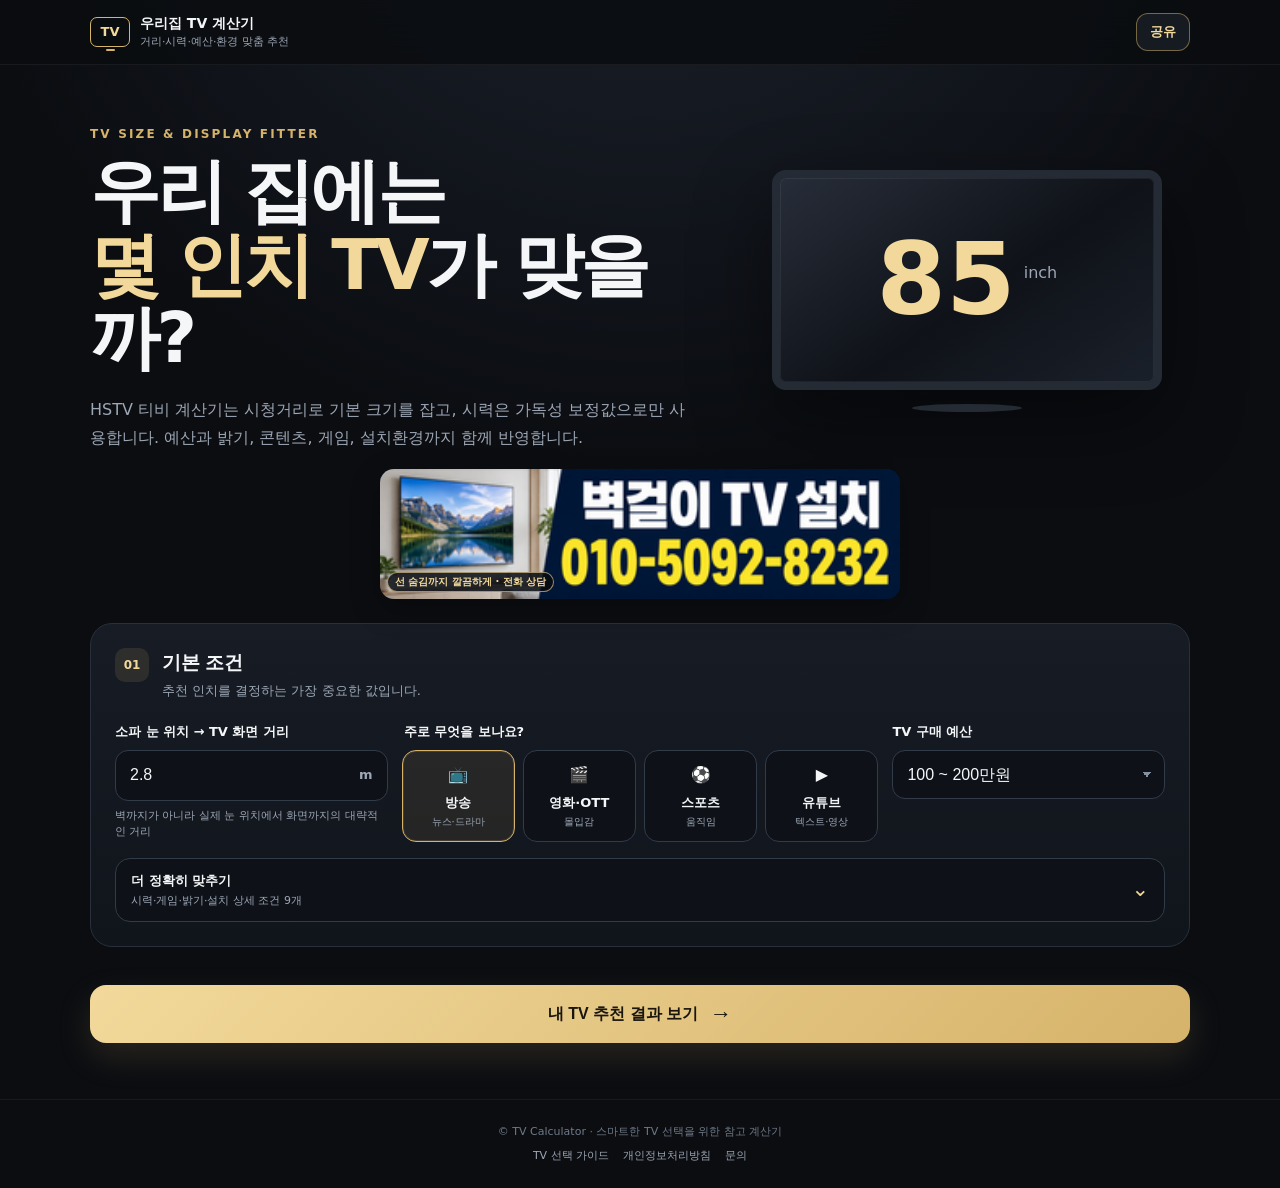
<file: index.html>
<!doctype html>
<html lang="ko">
<head>
  <meta charset="utf-8" />
  <meta name="viewport" content="width=device-width,initial-scale=1,viewport-fit=cover" />
  <meta name="theme-color" content="#101319" />
  <meta name="google-site-verification" content="n0CLnUqVjwnDD7BVrPxGvfiH4tbV-rGJz5Sz5q4EBPA" />
  <meta name="naver-site-verification" content="4749a72c980e7cc1293c938c5e269b0b84db5d9e" />
  <meta name="description" content="HSTV 티비 계산기. 시청거리, 시력, 예산, 콘텐츠, 설치환경을 입력하면 우리 집에 맞는 TV 크기와 패널을 추천합니다." />
  <link rel="canonical" href="https://hstv.onentop.art/" />
  <meta property="og:type" content="website" />
  <meta property="og:locale" content="ko_KR" />
  <meta property="og:site_name" content="HSTV 우리집 TV 계산기" />
  <meta property="og:title" content="HSTV 티비 크기 계산기 | 몇 인치 TV가 맞을까?" />
  <meta property="og:description" content="시청거리·예산·콘텐츠·설치환경을 입력하고 우리 집에 맞는 TV 크기를 바로 확인해보세요." />
  <meta property="og:url" content="https://hstv.onentop.art/" />
  <meta property="og:image" content="https://hstv.onentop.art/assets/og-tv-calculator.png" />
  <meta property="og:image:width" content="1200" />
  <meta property="og:image:height" content="630" />
  <meta property="og:image:alt" content="벽걸이 TV가 설치된 현대적인 거실" />
  <meta name="twitter:card" content="summary_large_image" />
  <meta name="twitter:title" content="우리집 TV 계산기｜몇 인치 TV가 맞을까?" />
  <meta name="twitter:description" content="시청거리와 예산에 맞는 TV 크기를 계산해보세요." />
  <meta name="twitter:image" content="https://hstv.onentop.art/assets/og-tv-calculator.png" />
  <link rel="manifest" href="./manifest.webmanifest" />
  <link rel="icon" href="./icons/icon-192.png" />
  <link rel="apple-touch-icon" href="./icons/icon-192.png" />
  <link rel="stylesheet" href="./styles.css" />
  <script async src="https://pagead2.googlesyndication.com/pagead/js/adsbygoogle.js?client=ca-pub-3666676482220257" crossorigin="anonymous"></script>
  <title>티비 크기 계산기 | HSTV 우리집 TV 추천</title>
</head>
<body>
  <header class="topbar">
    <div class="brand-wrap">
      <div class="logo" aria-hidden="true">TV</div>
      <div>
        <strong>우리집 TV 계산기</strong>
        <span>거리·시력·예산·환경 맞춤 추천</span>
      </div>
    </div>
    <div class="header-actions">
      <button id="shareBtn" class="ghost-btn share-btn" type="button" aria-label="우리집 TV 계산기 공유하기">공유</button>
      <button id="installBtn" class="ghost-btn" type="button" hidden>앱 설치</button>
    </div>
  </header>

  <main class="shell">
    <section id="inputView" class="app-view is-active" aria-labelledby="inputTitle">
    <section class="hero">
      <div>
        <p class="eyebrow">TV SIZE & DISPLAY FITTER</p>
        <h1 id="inputTitle">우리 집에는<br><em>몇 인치 TV</em>가 맞을까?</h1>
        <p class="hero-copy">HSTV 티비 계산기는 시청거리로 기본 크기를 잡고, 시력은 가독성 보정값으로만 사용합니다. 예산과 밝기, 콘텐츠, 게임, 설치환경까지 함께 반영합니다.</p>
      </div>
      <div class="hero-tv" aria-hidden="true">
        <div class="tv-screen"><span id="heroSize">85</span><small>inch</small></div>
        <div class="tv-stand"></div>
      </div>
    </section>

    <a class="tv-install-ad top-ad" href="tel:01050928232" aria-label="벽걸이 TV 설치와 선 숨김 상담 전화 010-5092-8232">
      <img src="./assets/tv_install_320x80.png" width="320" height="80" alt="벽걸이 TV 설치 010-5092-8232">
      <span>선 숨김까지 깔끔하게 · 전화 상담</span>
    </a>

    <form id="tvForm" novalidate>
      <section class="panel compact-panel">
        <div class="section-head"><span>01</span><div><h2>기본 조건</h2><p>추천 인치를 결정하는 가장 중요한 값입니다.</p></div></div>
        <div class="grid primary-fields">
          <label class="field">
            <span>소파 눈 위치 → TV 화면 거리</span>
            <div class="input-unit"><input id="distance" type="number" min="0.8" max="8" step="0.1" value="2.8" inputmode="decimal" required><b>m</b></div>
            <small>벽까지가 아니라 실제 눈 위치에서 화면까지의 대략적인 거리</small>
          </label>
          <fieldset class="choice-group">
            <legend>주로 무엇을 보나요?</legend>
            <div class="seg four compact-seg">
              <label><input type="radio" name="content" value="general" checked><span>📺<b>방송</b><small>뉴스·드라마</small></span></label>
              <label><input type="radio" name="content" value="movie"><span>🎬<b>영화·OTT</b><small>몰입감</small></span></label>
              <label><input type="radio" name="content" value="sports"><span>⚽<b>스포츠</b><small>움직임</small></span></label>
              <label><input type="radio" name="content" value="youtube"><span>▶️<b>유튜브</b><small>텍스트·영상</small></span></label>
            </div>
          </fieldset>
          <label class="field"><span>TV 구매 예산</span><select id="budget"><option value="none">예산 상관없음</option><option value="100">100만원 이하</option><option value="200" selected>100 ~ 200만원</option><option value="300">200 ~ 300만원</option><option value="500">300 ~ 500만원</option><option value="999">500만원 이상</option></select></label>
        </div>

        <details class="more-options">
          <summary><span><b>더 정확히 맞추기</b><small>시력·게임·밝기·설치 상세 조건 9개</small></span><i aria-hidden="true">⌄</i></summary>
          <div class="more-options-body">
            <div class="grid two">
              <label class="field"><span>TV 볼 때의 시력</span><select id="vision"><option value="0">1.0 이상 · 보정 없음</option><option value="1">0.7 ~ 0.9 · 약간 크게</option><option value="2">0.4 ~ 0.6 · 가독성 보정</option><option value="3">0.3 이하 · 가독성 우선</option></select></label>
              <label class="field"><span>게임 사용</span><select id="gaming"><option value="none">거의 안 함</option><option value="casual">가끔 함</option><option value="often">자주 함</option></select></label>
              <label class="switch-row"><span><b>자막을 자주 봄</b><small>작은 글씨 가독성 반영</small></span><input id="subtitles" type="checkbox" role="switch"></label>
              <label class="field"><span>구매 성향</span><select id="priority"><option value="balanced" selected>크기와 화질 균형</option><option value="size">같은 돈이면 큰 화면</option><option value="quality">같은 돈이면 화질</option></select></label>
              <label class="field"><span>거실 밝기</span><select id="brightness"><option value="dark">주로 어두움</option><option value="normal" selected>보통</option><option value="bright">낮에도 매우 밝음</option></select></label>
              <label class="field"><span>시청 위치</span><select id="viewing"><option value="front" selected>대부분 정면 1~2명</option><option value="wide">가족이 여러 각도에서 봄</option></select></label>
              <label class="field"><span>설치 방식</span><select id="installType"><option value="wall" selected>벽걸이</option><option value="stand">스탠드</option></select></label>
              <label class="field"><span>설치 공간 가로폭</span><div class="input-unit"><input id="wallWidth" type="number" min="100" max="1000" step="1" value="260" inputmode="numeric"><b>cm</b></div></label>
              <label class="field"><span>앉았을 때 눈높이</span><div class="input-unit"><input id="eyeHeight" type="number" min="70" max="180" step="1" value="105" inputmode="numeric"><b>cm</b></div></label>
            </div>
          </div>
        </details>
      </section>

      <div id="validation" class="validation" role="alert" aria-live="polite"></div>
      <button class="primary-btn" type="submit">내 TV 추천 결과 보기 <span>→</span></button>
    </form>
    </section>

    <section id="resultView" class="app-view results" aria-live="polite" aria-labelledby="resultTitle" hidden>
      <div class="result-toolbar"><button id="backToInput" type="button" class="back-btn">← 조건 다시 입력</button><span>MY TV FIT</span></div>
      <div class="result-title"><p>당신의 맞춤 추천</p><h2 id="resultTitle">당신에게 맞는 TV</h2></div>
      <div class="result-hero">
        <div class="big-result"><span>현실 추천</span><strong id="realSize">75<small>인치</small></strong><p id="realReason">예산과 사용 환경을 고려한 추천</p></div>
        <div class="big-result alt"><span>조건상 이상적</span><strong id="idealSize">85<small>인치</small></strong><p id="idealRange">적정 범위 77~98인치</p></div>
      </div>
      <div class="result-grid">
        <article class="metric"><span>추천 패널</span><strong id="panelType">Mini LED / QLED</strong><small id="panelReason">밝기와 예산 균형</small></article>
        <article class="metric"><span>핵심 사양</span><strong id="features">4K · 120Hz 권장</strong><small>콘텐츠에 맞춘 우선 사양</small></article>
        <article class="metric"><span>권장 시청거리</span><strong id="viewDistance">2.3 ~ 3.0m</strong><small>선택 TV 기준 참고 범위</small></article>
        <article class="metric"><span>설치 적합성</span><strong id="wallFit">설치 여유 있음</strong><small id="wallFitDetail">좌우 공간 약 70cm</small></article>
      </div>
      <!-- AdSense 승인 후 이 영역을 반응형 디스플레이 광고 코드로 교체합니다. -->
      <div id="adsenseResultSlot" class="ad-slot result-ad" aria-label="광고 영역"><span>AD</span><p>추천 결과에 맞는 광고가 표시될 자리입니다.</p></div>
      <div class="explain"><h3>왜 이렇게 추천했나요?</h3><p id="explanation"></p></div>
      <div class="install-card">
        <div><span>벽걸이 설치 가이드</span><strong id="mountHeight">화면 중심 약 105~115cm</strong><p id="mountNote">앉았을 때 눈높이 기준. 벽체와 콘센트 위치를 함께 확인하세요.</p></div>
        <a href="tel:01050928232">벽걸이 TV 설치 상담</a>
      </div>
      <p class="result-note">시력·가격·설치 결과는 구매 전 확인을 돕는 참고값입니다.</p>
    </section>
  </main>

  <footer>
    <span>© TV Calculator · 스마트한 TV 선택을 위한 참고 계산기</span>
    <nav aria-label="사이트 안내"><a href="./guide.html">TV 선택 가이드</a><a href="./privacy.html">개인정보처리방침</a><a href="tel:01050928232">문의</a></nav>
  </footer>

  <dialog id="iosInstallDialog" class="install-dialog" aria-labelledby="iosInstallTitle">
    <button id="closeInstallDialog" class="dialog-close" type="button" aria-label="닫기">×</button>
    <strong id="iosInstallTitle">아이폰에 앱으로 설치하기</strong>
    <ol>
      <li>Safari 아래쪽의 <b>공유</b> 버튼을 누르세요.</li>
      <li><b>홈 화면에 추가</b>를 선택하세요.</li>
      <li>오른쪽 위의 <b>추가</b>를 누르면 완료됩니다.</li>
    </ol>
  </dialog>
  <div id="shareToast" class="share-toast" role="status" aria-live="polite" hidden>주소를 복사했습니다.</div>
  <script src="./app.js" defer></script>
</body>
</html>
</file>
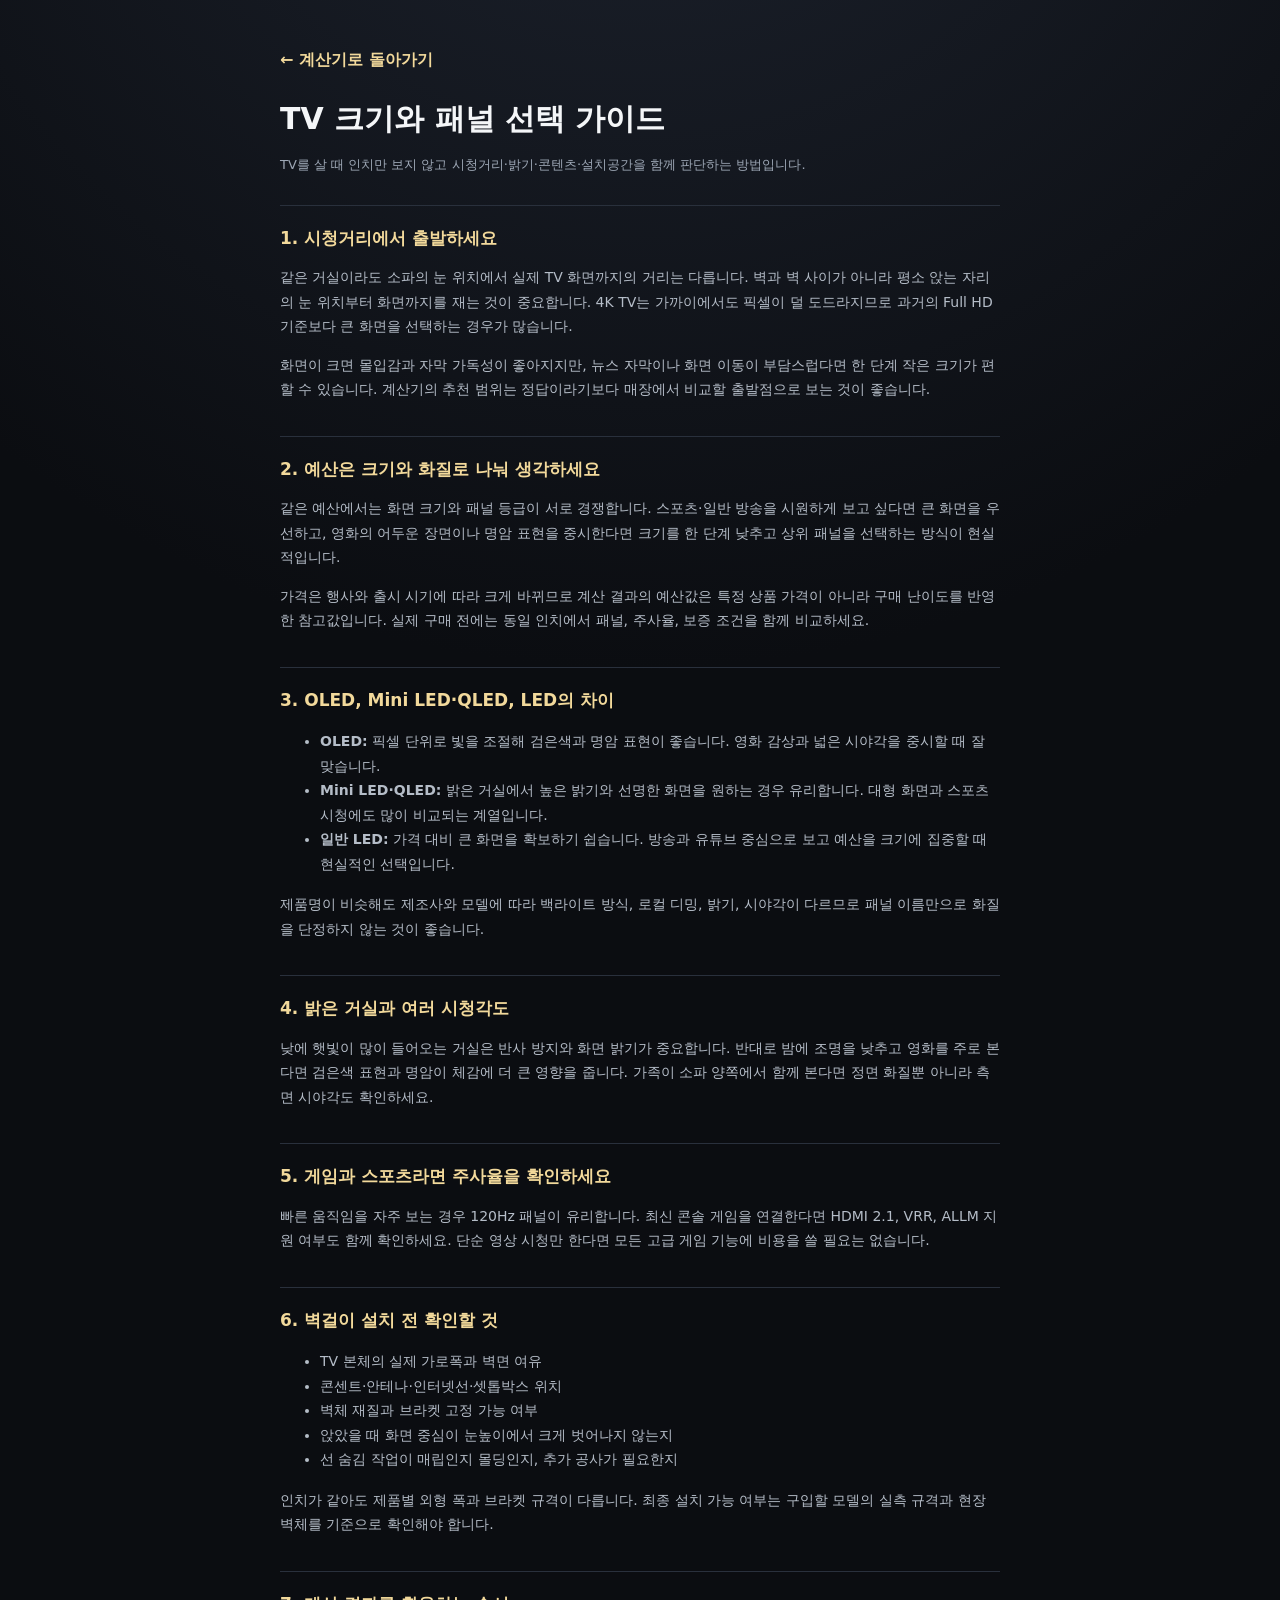
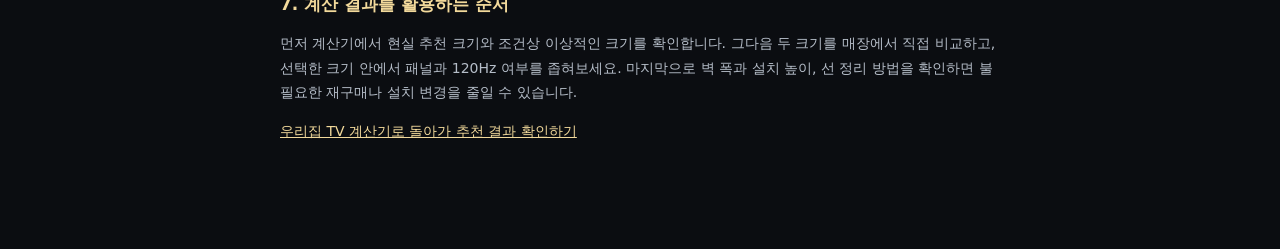
<file: guide.html>
<!doctype html>
<html lang="ko">
<head>
  <meta charset="utf-8" />
  <meta name="viewport" content="width=device-width,initial-scale=1,viewport-fit=cover" />
  <meta name="theme-color" content="#101319" />
  <meta name="description" content="시청거리, 화면 크기, 패널 종류, 밝기, 게임 사양과 벽걸이 설치까지 TV를 고를 때 확인할 기준을 정리한 가이드" />
  <link rel="canonical" href="https://hstv.onentop.art/guide.html" />
  <link rel="icon" href="./icons/icon-192.png" />
  <link rel="stylesheet" href="./styles.css" />
  <script async src="https://pagead2.googlesyndication.com/pagead/js/adsbygoogle.js?client=ca-pub-3666676482220257" crossorigin="anonymous"></script>
  <title>TV 크기와 패널 선택 가이드｜우리집 TV 계산기</title>
</head>
<body>
  <main class="legal-page">
    <a class="legal-back" href="./">← 계산기로 돌아가기</a>
    <h1>TV 크기와 패널 선택 가이드</h1>
    <p class="updated">TV를 살 때 인치만 보지 않고 시청거리·밝기·콘텐츠·설치공간을 함께 판단하는 방법입니다.</p>

    <section>
      <h2>1. 시청거리에서 출발하세요</h2>
      <p>같은 거실이라도 소파의 눈 위치에서 실제 TV 화면까지의 거리는 다릅니다. 벽과 벽 사이가 아니라 평소 앉는 자리의 눈 위치부터 화면까지를 재는 것이 중요합니다. 4K TV는 가까이에서도 픽셀이 덜 도드라지므로 과거의 Full HD 기준보다 큰 화면을 선택하는 경우가 많습니다.</p>
      <p>화면이 크면 몰입감과 자막 가독성이 좋아지지만, 뉴스 자막이나 화면 이동이 부담스럽다면 한 단계 작은 크기가 편할 수 있습니다. 계산기의 추천 범위는 정답이라기보다 매장에서 비교할 출발점으로 보는 것이 좋습니다.</p>
    </section>

    <section>
      <h2>2. 예산은 크기와 화질로 나눠 생각하세요</h2>
      <p>같은 예산에서는 화면 크기와 패널 등급이 서로 경쟁합니다. 스포츠·일반 방송을 시원하게 보고 싶다면 큰 화면을 우선하고, 영화의 어두운 장면이나 명암 표현을 중시한다면 크기를 한 단계 낮추고 상위 패널을 선택하는 방식이 현실적입니다.</p>
      <p>가격은 행사와 출시 시기에 따라 크게 바뀌므로 계산 결과의 예산값은 특정 상품 가격이 아니라 구매 난이도를 반영한 참고값입니다. 실제 구매 전에는 동일 인치에서 패널, 주사율, 보증 조건을 함께 비교하세요.</p>
    </section>

    <section>
      <h2>3. OLED, Mini LED·QLED, LED의 차이</h2>
      <ul>
        <li><b>OLED:</b> 픽셀 단위로 빛을 조절해 검은색과 명암 표현이 좋습니다. 영화 감상과 넓은 시야각을 중시할 때 잘 맞습니다.</li>
        <li><b>Mini LED·QLED:</b> 밝은 거실에서 높은 밝기와 선명한 화면을 원하는 경우 유리합니다. 대형 화면과 스포츠 시청에도 많이 비교되는 계열입니다.</li>
        <li><b>일반 LED:</b> 가격 대비 큰 화면을 확보하기 쉽습니다. 방송과 유튜브 중심으로 보고 예산을 크기에 집중할 때 현실적인 선택입니다.</li>
      </ul>
      <p>제품명이 비슷해도 제조사와 모델에 따라 백라이트 방식, 로컬 디밍, 밝기, 시야각이 다르므로 패널 이름만으로 화질을 단정하지 않는 것이 좋습니다.</p>
    </section>

    <section>
      <h2>4. 밝은 거실과 여러 시청각도</h2>
      <p>낮에 햇빛이 많이 들어오는 거실은 반사 방지와 화면 밝기가 중요합니다. 반대로 밤에 조명을 낮추고 영화를 주로 본다면 검은색 표현과 명암이 체감에 더 큰 영향을 줍니다. 가족이 소파 양쪽에서 함께 본다면 정면 화질뿐 아니라 측면 시야각도 확인하세요.</p>
    </section>

    <section>
      <h2>5. 게임과 스포츠라면 주사율을 확인하세요</h2>
      <p>빠른 움직임을 자주 보는 경우 120Hz 패널이 유리합니다. 최신 콘솔 게임을 연결한다면 HDMI 2.1, VRR, ALLM 지원 여부도 함께 확인하세요. 단순 영상 시청만 한다면 모든 고급 게임 기능에 비용을 쓸 필요는 없습니다.</p>
    </section>

    <section>
      <h2>6. 벽걸이 설치 전 확인할 것</h2>
      <ul>
        <li>TV 본체의 실제 가로폭과 벽면 여유</li>
        <li>콘센트·안테나·인터넷선·셋톱박스 위치</li>
        <li>벽체 재질과 브라켓 고정 가능 여부</li>
        <li>앉았을 때 화면 중심이 눈높이에서 크게 벗어나지 않는지</li>
        <li>선 숨김 작업이 매립인지 몰딩인지, 추가 공사가 필요한지</li>
      </ul>
      <p>인치가 같아도 제품별 외형 폭과 브라켓 규격이 다릅니다. 최종 설치 가능 여부는 구입할 모델의 실측 규격과 현장 벽체를 기준으로 확인해야 합니다.</p>
    </section>

    <section>
      <h2>7. 계산 결과를 활용하는 순서</h2>
      <p>먼저 계산기에서 현실 추천 크기와 조건상 이상적인 크기를 확인합니다. 그다음 두 크기를 매장에서 직접 비교하고, 선택한 크기 안에서 패널과 120Hz 여부를 좁혀보세요. 마지막으로 벽 폭과 설치 높이, 선 정리 방법을 확인하면 불필요한 재구매나 설치 변경을 줄일 수 있습니다.</p>
      <p><a href="./">우리집 TV 계산기로 돌아가 추천 결과 확인하기</a></p>
    </section>
  </main>
</body>
</html>
</file>
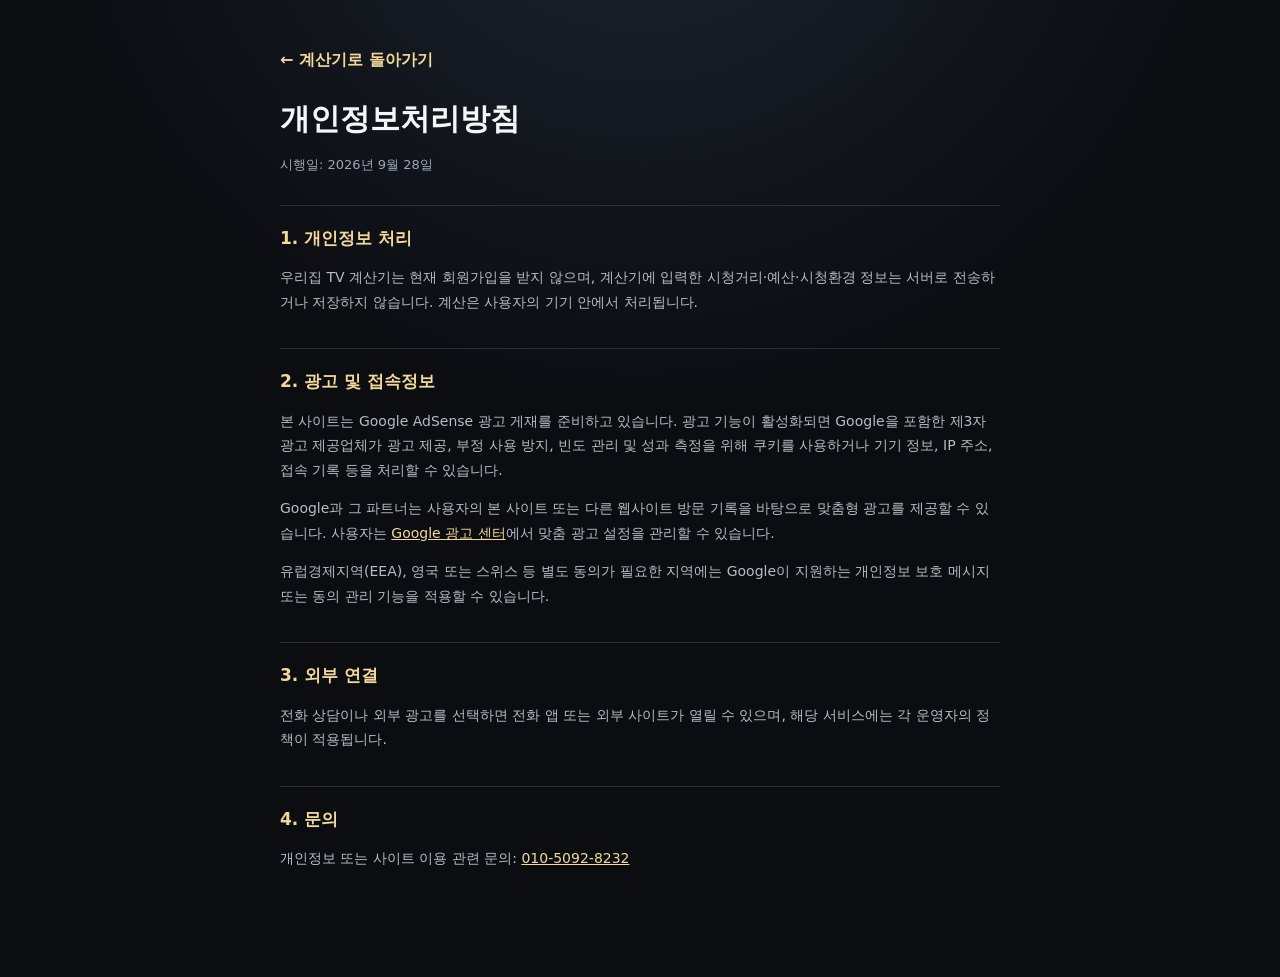
<file: privacy.html>
<!doctype html>
<html lang="ko">
<head>
  <meta charset="utf-8" />
  <meta name="viewport" content="width=device-width,initial-scale=1,viewport-fit=cover" />
  <meta name="theme-color" content="#101319" />
  <meta name="robots" content="index,follow" />
  <link rel="canonical" href="https://hstv.onentop.art/privacy.html" />
  <link rel="icon" href="./icons/icon-192.png" />
  <link rel="stylesheet" href="./styles.css" />
  <script async src="https://pagead2.googlesyndication.com/pagead/js/adsbygoogle.js?client=ca-pub-3666676482220257" crossorigin="anonymous"></script>
  <title>개인정보처리방침｜우리집 TV 계산기</title>
</head>
<body>
  <main class="legal-page">
    <a class="legal-back" href="./">← 계산기로 돌아가기</a>
    <h1>개인정보처리방침</h1>
    <p class="updated">시행일: 2026년 9월 28일</p>

    <section>
      <h2>1. 개인정보 처리</h2>
      <p>우리집 TV 계산기는 현재 회원가입을 받지 않으며, 계산기에 입력한 시청거리·예산·시청환경 정보는 서버로 전송하거나 저장하지 않습니다. 계산은 사용자의 기기 안에서 처리됩니다.</p>
    </section>

    <section>
      <h2>2. 광고 및 접속정보</h2>
      <p>본 사이트는 Google AdSense 광고 게재를 준비하고 있습니다. 광고 기능이 활성화되면 Google을 포함한 제3자 광고 제공업체가 광고 제공, 부정 사용 방지, 빈도 관리 및 성과 측정을 위해 쿠키를 사용하거나 기기 정보, IP 주소, 접속 기록 등을 처리할 수 있습니다.</p>
      <p>Google과 그 파트너는 사용자의 본 사이트 또는 다른 웹사이트 방문 기록을 바탕으로 맞춤형 광고를 제공할 수 있습니다. 사용자는 <a href="https://myadcenter.google.com/" rel="noopener noreferrer">Google 광고 센터</a>에서 맞춤 광고 설정을 관리할 수 있습니다.</p>
      <p>유럽경제지역(EEA), 영국 또는 스위스 등 별도 동의가 필요한 지역에는 Google이 지원하는 개인정보 보호 메시지 또는 동의 관리 기능을 적용할 수 있습니다.</p>
    </section>

    <section>
      <h2>3. 외부 연결</h2>
      <p>전화 상담이나 외부 광고를 선택하면 전화 앱 또는 외부 사이트가 열릴 수 있으며, 해당 서비스에는 각 운영자의 정책이 적용됩니다.</p>
    </section>

    <section>
      <h2>4. 문의</h2>
      <p>개인정보 또는 사이트 이용 관련 문의: <a href="tel:01050928232">010-5092-8232</a></p>
    </section>
  </main>
</body>
</html>
</file>
<file: styles.css>
:root{--bg:#0b0d11;--panel:#12161d;--panel2:#181d26;--line:#29303c;--text:#f4f6f8;--muted:#9da7b5;--gold:#d6b36a;--gold2:#f2d99b;--good:#8fd5ad;--warn:#f0c27b;--radius:22px}
*{box-sizing:border-box}
html{scroll-behavior:smooth}
body{margin:0;background:radial-gradient(circle at 50% -20%,#1e2430 0,#0b0d11 45%);color:var(--text);font-family:Inter,Pretendard,"Noto Sans KR",system-ui,-apple-system,BlinkMacSystemFont,"Segoe UI",sans-serif;line-height:1.5}
.topbar{position:sticky;top:0;z-index:20;display:flex;justify-content:space-between;align-items:center;gap:16px;padding:13px max(18px,calc((100% - 1100px)/2));background:rgba(11,13,17,.88);backdrop-filter:blur(18px);border-bottom:1px solid rgba(255,255,255,.06)}
.brand-wrap{display:flex;align-items:center;gap:10px;min-width:0}
.brand-wrap strong{display:block;font-size:14px}
.brand-wrap span{display:block;color:var(--muted);font-size:11px}
.logo{width:40px;height:30px;border:1px solid var(--gold);border-radius:7px;display:grid;place-items:center;font-weight:900;font-size:13px;color:var(--gold2);position:relative}
.logo:after{content:"";position:absolute;width:9px;height:2px;background:var(--gold);bottom:-5px;border-radius:2px}
.ghost-btn{border:1px solid var(--line);background:#161b22;color:var(--text);border-radius:12px;padding:9px 13px;font-weight:700}
.header-actions{display:flex;align-items:center;gap:8px;flex:0 0 auto}
.share-btn{border-color:rgba(214,179,106,.5);color:var(--gold2);cursor:pointer}
.shell{width:min(1100px,calc(100% - 28px));margin:0 auto;padding:48px 0 56px}
.hero{display:grid;grid-template-columns:1.15fr .85fr;align-items:center;gap:50px;min-height:350px}
.eyebrow{color:var(--gold);font-size:12px;letter-spacing:.18em;font-weight:800}
.hero h1{font-size:clamp(36px,6vw,70px);line-height:1.05;margin:12px 0 20px;letter-spacing:-.05em}
.hero h1 em{font-style:normal;color:var(--gold2)}
.hero-copy{max-width:640px;color:var(--muted);font-size:16px;line-height:1.8}
.hero-tv{display:grid;place-items:center;padding:20px}
.tv-screen{width:min(390px,100%);aspect-ratio:16/9;border:8px solid #252b35;border-radius:14px;background:linear-gradient(145deg,#272d39,#0f1218 55%,#1a202a);box-shadow:0 30px 80px rgba(0,0,0,.45),inset 0 0 0 1px rgba(255,255,255,.06);display:flex;align-items:center;justify-content:center;gap:8px;color:var(--gold2)}
.tv-screen span{font-size:clamp(60px,9vw,100px);font-weight:900;line-height:1}
.tv-screen small{font-size:16px;color:var(--muted);align-self:flex-end;margin-bottom:26%}
.tv-stand{width:110px;height:8px;border-radius:50%;background:#252b35;margin-top:14px}
.ad-slot{min-height:92px;border:1px dashed #3a4351;border-radius:18px;display:flex;align-items:center;justify-content:center;gap:12px;color:#6f7a89;margin:12px 0 24px;background:rgba(255,255,255,.015)}
.ad-slot span{border:1px solid #3d4653;padding:4px 6px;font-size:10px;border-radius:5px}
.ad-slot p{margin:0;font-size:12px}
.top-ad{margin-top:0}
.panel{background:linear-gradient(180deg,rgba(24,29,38,.97),rgba(17,21,28,.97));border:1px solid var(--line);border-radius:var(--radius);padding:24px;margin-bottom:16px}
.section-head{display:flex;gap:13px;align-items:flex-start;margin-bottom:22px}
.section-head>span{width:34px;height:34px;border-radius:10px;background:rgba(214,179,106,.12);color:var(--gold2);display:grid;place-items:center;font-size:12px;font-weight:900;flex:0 0 auto}
.section-head h2{margin:0;font-size:19px;letter-spacing:-.02em}
.section-head p{margin:4px 0 0;color:var(--muted);font-size:13px}
.grid{display:grid;gap:14px}
.grid.two{grid-template-columns:repeat(2,minmax(0,1fr))}
.grid.three{grid-template-columns:repeat(3,minmax(0,1fr))}
.field{display:block;min-width:0}
.field>span,fieldset legend{display:block;font-size:13px;font-weight:800;margin-bottom:8px}
.field small{display:block;color:var(--muted);font-size:11px;margin-top:7px;line-height:1.45}
.field select,.field input,.input-unit{width:100%}
.field select,.field input{appearance:none;border:1px solid #323b48;background:#0e1218;color:var(--text);border-radius:13px;min-height:49px;padding:0 14px;font-size:16px;outline:none}
.field select{background-image:linear-gradient(45deg,transparent 50%,#8390a0 50%),linear-gradient(135deg,#8390a0 50%,transparent 50%);background-position:calc(100% - 17px) 21px,calc(100% - 12px) 21px;background-size:5px 5px,5px 5px;background-repeat:no-repeat;padding-right:34px}
.field select:focus,.field input:focus{border-color:var(--gold)}
.input-unit{display:flex;border:1px solid #323b48;background:#0e1218;border-radius:13px;overflow:hidden;align-items:center}
.input-unit:focus-within{border-color:var(--gold)}
.input-unit input{border:0;background:transparent;border-radius:0;min-width:0}
.input-unit b{color:var(--muted);font-size:13px;padding:0 14px}
.choice-group{border:0;margin:0;padding:0}
.seg{display:grid;gap:8px}
.seg.four{grid-template-columns:repeat(4,minmax(0,1fr))}
.seg label input{position:absolute;opacity:0;pointer-events:none}
.seg label span{display:flex;min-height:88px;border:1px solid #323b48;background:#0e1218;border-radius:14px;padding:12px;flex-direction:column;justify-content:center;align-items:center;text-align:center;gap:2px;cursor:pointer;transition:.18s}
.seg label b{font-size:13px;margin-top:4px}
.seg label small{font-size:10px;color:var(--muted)}
.seg label input:checked+span{border-color:var(--gold);background:rgba(214,179,106,.09);box-shadow:inset 0 0 0 1px rgba(214,179,106,.18)}
.top-gap{margin-top:14px}
.switch-row{border:1px solid #323b48;background:#0e1218;border-radius:14px;padding:12px 14px;display:flex;align-items:center;justify-content:space-between;gap:12px;min-height:70px}
.switch-row b{display:block;font-size:13px}
.switch-row small{display:block;color:var(--muted);font-size:11px;margin-top:3px}
.switch-row input{appearance:none;width:48px;height:28px;border-radius:999px;background:#303744;position:relative;transition:.2s;flex:0 0 auto}
.switch-row input:after{content:"";width:22px;height:22px;border-radius:50%;background:white;position:absolute;left:3px;top:3px;transition:.2s}
.switch-row input:checked{background:var(--gold)}
.switch-row input:checked:after{left:23px}
.compact select{min-height:70px}
.validation{min-height:22px;color:#ffb4b4;font-size:13px;padding:0 4px}
.primary-btn{width:100%;min-height:58px;border:0;border-radius:16px;background:linear-gradient(135deg,var(--gold2),var(--gold));color:#1a160d;font-size:16px;font-weight:900;cursor:pointer;display:flex;align-items:center;justify-content:center;gap:12px;box-shadow:0 14px 34px rgba(214,179,106,.15)}
.primary-btn span{font-size:22px}
.results{margin-top:36px;scroll-margin-top:90px}
.result-title p{font-size:11px;letter-spacing:.18em;color:var(--gold);font-weight:900;margin:0}
.result-title h2{font-size:28px;margin:7px 0 18px}
.result-hero{display:grid;grid-template-columns:1.2fr .8fr;gap:12px}
.big-result{border:1px solid rgba(214,179,106,.42);background:radial-gradient(circle at 85% 20%,rgba(214,179,106,.13),transparent 45%),linear-gradient(180deg,#1a1f27,#11151b);border-radius:24px;padding:26px}
.big-result.alt{border-color:var(--line);background:linear-gradient(180deg,#171c24,#11151b)}
.big-result>span{display:block;color:var(--muted);font-size:12px}
.big-result strong{display:block;font-size:clamp(58px,10vw,96px);line-height:1;margin:10px 0 8px;letter-spacing:-.06em;color:var(--gold2)}
.big-result.alt strong{color:var(--text)}
.big-result strong small{font-size:18px;letter-spacing:-.02em;margin-left:5px}
.big-result p{margin:0;color:var(--muted);font-size:12px}
.result-grid{display:grid;grid-template-columns:repeat(4,minmax(0,1fr));gap:10px;margin-top:10px}
.metric{border:1px solid var(--line);background:var(--panel);border-radius:16px;padding:16px;min-width:0}
.metric span{display:block;color:var(--muted);font-size:11px}
.metric strong{display:block;font-size:15px;margin:8px 0 5px;overflow-wrap:anywhere}
.metric small{display:block;color:#7f8a99;font-size:10px;line-height:1.45}
.explain{margin-top:10px;border:1px solid var(--line);border-radius:16px;padding:18px;background:#10141a}
.explain h3{font-size:14px;margin:0 0 8px}
.explain p{margin:0;color:var(--muted);font-size:13px;line-height:1.75}
.install-card{margin-top:10px;border:1px solid #38404d;border-radius:18px;padding:18px;display:flex;align-items:center;justify-content:space-between;gap:20px;background:linear-gradient(90deg,#181d25,#11151b)}
.install-card span{display:block;color:var(--gold);font-size:11px;font-weight:800}
.install-card strong{display:block;margin:5px 0;font-size:16px}
.install-card p{margin:0;color:var(--muted);font-size:11px}
.install-card a{flex:0 0 auto;text-decoration:none;color:#17130b;background:var(--gold2);border-radius:12px;padding:12px 15px;font-size:13px;font-weight:900}
.info-strip{display:grid;grid-template-columns:repeat(3,minmax(0,1fr));gap:10px;margin-top:16px}
.info-strip>div{border-top:1px solid var(--line);padding:14px 4px}
.info-strip b{font-size:11px;color:var(--gold)}
.info-strip p{color:var(--muted);font-size:10px;line-height:1.5;margin:4px 0 0}
footer{text-align:center;padding:24px;color:#707a88;font-size:11px;border-top:1px solid rgba(255,255,255,.05)}
footer nav{display:flex;justify-content:center;gap:14px;margin-top:7px}
footer a{color:#9da7b5;text-decoration:none}
footer a:hover{text-decoration:underline}
.install-dialog{width:min(92vw,420px);border:1px solid #3b4554;border-radius:18px;background:#151a22;color:var(--text);padding:24px;box-shadow:0 24px 80px rgba(0,0,0,.6)}
.install-dialog::backdrop{background:rgba(2,4,7,.74);backdrop-filter:blur(4px)}
.install-dialog strong{display:block;padding-right:28px;font-size:18px;color:var(--gold2)}
.install-dialog ol{margin:17px 0 0;padding-left:22px;color:#c6ccd4;font-size:14px;line-height:1.75}
.dialog-close{position:absolute;right:13px;top:11px;border:0;background:transparent;color:#aeb6c2;font-size:27px;cursor:pointer}
.share-toast{position:fixed;z-index:120;left:50%;bottom:24px;transform:translateX(-50%);width:max-content;max-width:calc(100% - 32px);padding:11px 16px;border:1px solid rgba(214,179,106,.55);border-radius:999px;background:rgba(16,20,26,.96);color:var(--gold2);font-size:13px;font-weight:800;box-shadow:0 12px 40px rgba(0,0,0,.45)}
.legal-page{width:min(720px,calc(100% - 28px));margin:0 auto;padding:48px 0 72px}
.legal-page h1{font-size:30px;margin:0 0 10px}
.legal-page .updated{color:var(--muted);font-size:13px;margin-bottom:28px}
.legal-page section{border-top:1px solid var(--line);padding:20px 0}
.legal-page h2{font-size:17px;margin:0 0 9px;color:var(--gold2)}
.legal-page p,.legal-page li{color:#b5bdc8;font-size:14px;line-height:1.75}
.legal-page a{color:var(--gold2)}
.legal-back{display:inline-block;margin-bottom:24px;color:var(--gold2);text-decoration:none;font-weight:800}
@media(max-width:760px){.shell{width:min(100% - 20px,1100px);padding-top:25px}
.topbar{padding:11px 12px}
.hero{grid-template-columns:1fr;gap:10px;min-height:0;padding:15px 4px 24px}
.hero h1{font-size:43px}
.hero-copy{font-size:14px}
.hero-tv{padding:12px 24px}
.tv-screen{max-width:330px}
.panel{padding:18px 14px;border-radius:18px}
.grid.two,.grid.three{grid-template-columns:1fr}
.seg.four{grid-template-columns:repeat(2,minmax(0,1fr))}
.result-hero{grid-template-columns:1fr 1fr}
.big-result{padding:18px 14px}
.big-result strong{font-size:52px}
.big-result strong small{font-size:13px}
.result-grid{grid-template-columns:repeat(2,minmax(0,1fr))}
.install-card{align-items:stretch;flex-direction:column}
.install-card a{text-align:center}
.info-strip{grid-template-columns:1fr}
.ad-slot{min-height:80px}
.result-title h2{font-size:24px}
}
@media(max-width:380px){.hero h1{font-size:38px}
.brand-wrap span{display:none}
.result-hero{grid-template-columns:1fr}
.result-grid{grid-template-columns:1fr 1fr}
.big-result strong{font-size:58px}
}

.app-view[hidden]{display:none!important}
.app-view.is-active{animation:viewIn .38s ease both}
.tv-install-ad{position:relative;display:block;width:min(100%,520px);margin:0 auto 24px;border-radius:14px;overflow:hidden;background:#082149;box-shadow:0 10px 30px rgba(0,0,0,.28);text-decoration:none}
.tv-install-ad img{display:block;width:100%;height:auto;aspect-ratio:4/1;object-fit:cover}
.tv-install-ad>span{position:absolute;left:7px;bottom:7px;padding:3px 7px;border-radius:999px;background:rgba(9,12,18,.86);border:1px solid rgba(242,217,155,.62);color:var(--gold2);font-size:10px;font-weight:900;line-height:1.2}
.big-result,.metric,.install-card>div{min-width:0;overflow:hidden}
.big-result p,.metric strong,.metric small,.install-card strong,.install-card p{white-space:normal;word-break:keep-all;overflow-wrap:anywhere}
.metric strong{font-size:clamp(12px,1.5vw,15px);line-height:1.3}
.primary-fields{grid-template-columns:.8fr 1.4fr .8fr;align-items:start}
.primary-fields .choice-group{min-width:0}
.more-options{margin-top:16px;border:1px solid #323b48;border-radius:15px;background:#0e1218;overflow:hidden}
.more-options summary,.result-details summary{list-style:none;cursor:pointer;display:flex;align-items:center;justify-content:space-between;gap:14px;min-height:58px;padding:12px 15px}
.more-options summary::-webkit-details-marker,.result-details summary::-webkit-details-marker{display:none}
.more-options summary b{display:block;font-size:13px}
.more-options summary small{display:block;color:var(--muted);font-size:11px;margin-top:2px}
.more-options summary i,.result-details summary i{color:var(--gold2);font-style:normal;font-size:21px;transition:transform .2s}
.more-options[open] summary i,.result-details[open] summary i{transform:rotate(180deg)}
.more-options-body{border-top:1px solid #29303c;padding:16px}
.result-toolbar{display:flex;align-items:center;justify-content:space-between;gap:12px;margin-bottom:13px}
.result-toolbar>span{color:var(--gold);font-size:10px;letter-spacing:.16em;font-weight:900}
.back-btn{border:1px solid var(--line);background:#151a22;color:var(--text);min-height:40px;border-radius:11px;padding:0 13px;font-weight:800;cursor:pointer}
.result-details{margin-top:10px;border:1px solid var(--line);border-radius:16px;background:#10141a;overflow:hidden}
.result-details summary{font-size:13px;font-weight:800}
.result-details .explain{margin:0;border-width:1px 0 0;border-radius:0}
.result-details .install-card{margin:0;border-width:1px 0 0;border-radius:0}
.result-note{text-align:center;color:#6f7885;font-size:10px;margin:12px 0 0}
.screen-flash{position:fixed;inset:0;z-index:100;pointer-events:none;background:radial-gradient(circle at 50% 44%,rgba(242,217,155,.42),rgba(214,179,106,.1) 22%,#090b0f 70%);animation:screenOn .46s ease both}
.result-ad{margin:10px 0 0}
.results{margin-top:0;min-height:calc(100dvh - 58px);scroll-margin-top:70px}
@keyframes viewIn{from{opacity:0;transform:translateY(10px)}to{opacity:1;transform:none}}
@keyframes screenOn{0%{opacity:0}35%{opacity:1}100%{opacity:0}}

@media(max-width:760px){
  body{background:#0b0d11}
  .shell{width:min(100% - 16px,1100px);padding:10px 0 18px}
  .topbar{min-height:52px}
  .ghost-btn{padding:8px 10px;font-size:12px}
  .header-actions{gap:5px}
  .brand-wrap span{display:none}
  .hero{display:block;padding:3px 3px 8px}
  .hero .eyebrow,.hero-copy,.hero-tv{display:none}
  .hero h1{font-size:25px;line-height:1.18;margin:4px 0 7px;letter-spacing:-.045em}
  .hero h1 br{display:none}
  .top-ad{min-height:0;margin:0 auto 9px;border-radius:12px}
  .tv-install-ad>span{left:5px;bottom:5px;font-size:9px;padding:3px 6px}
  .compact-panel{padding:12px 11px;margin-bottom:8px}
  .compact-panel>.section-head{display:none}
  .primary-fields{grid-template-columns:1fr;gap:9px}
  .field>span,fieldset legend{font-size:12px;margin-bottom:5px}
  .field small{display:none}
  .field select,.field input{min-height:44px}
  .compact-seg{grid-template-columns:repeat(4,minmax(0,1fr))!important;gap:5px}
  .compact-seg label span{min-height:58px;padding:6px 2px;border-radius:10px;font-size:14px}
  .compact-seg label b{font-size:11px;margin-top:1px}
  .compact-seg label small{display:none}
  .more-options{margin-top:10px}
  .more-options summary{min-height:46px;padding:7px 11px}
  .more-options summary small{font-size:10px}
  .more-options-body{padding:11px}
  .more-options-body .grid{gap:10px}
  .switch-row{min-height:60px}
  .validation{min-height:16px;font-size:11px}
  .primary-btn{min-height:52px;border-radius:13px}
  .results{padding-top:2px}
  .result-toolbar{margin:0 0 5px}
  .back-btn{min-height:36px;font-size:12px}
  .result-title p{font-size:9px}
  .result-title h2{font-size:21px;margin:2px 0 9px}
  .result-hero{gap:7px}
  .big-result{padding:12px 10px;border-radius:16px}
  .big-result>span{font-size:10px}
  .big-result strong{font-size:39px;margin:5px 0 3px}
  .big-result strong small{font-size:11px}
  .big-result p{font-size:clamp(8px,2.35vw,10px);line-height:1.25;min-height:2.5em}
  .result-grid{gap:6px;margin-top:7px}
  .metric{padding:9px;border-radius:12px}
  .metric span{font-size:9px}
  .metric strong{font-size:clamp(10px,3vw,12px);margin:4px 0 2px;line-height:1.25;min-height:2.5em;display:flex;align-items:center}
  .metric small{font-size:clamp(8px,2.25vw,9px);line-height:1.25}
  .explain{margin-top:7px;padding:12px}
  .explain p{font-size:11px;line-height:1.55}
  .install-card{margin-top:7px;padding:12px;gap:10px}
  .result-ad{min-height:64px;margin:7px 0 0;border-radius:13px}
  .result-note{margin:7px 0 0}
  footer{padding:18px 10px}
}
@media(max-width:380px){.big-result strong{font-size:34px}.compact-seg label b{font-size:10px}.metric strong{font-size:11px}}
</file>
